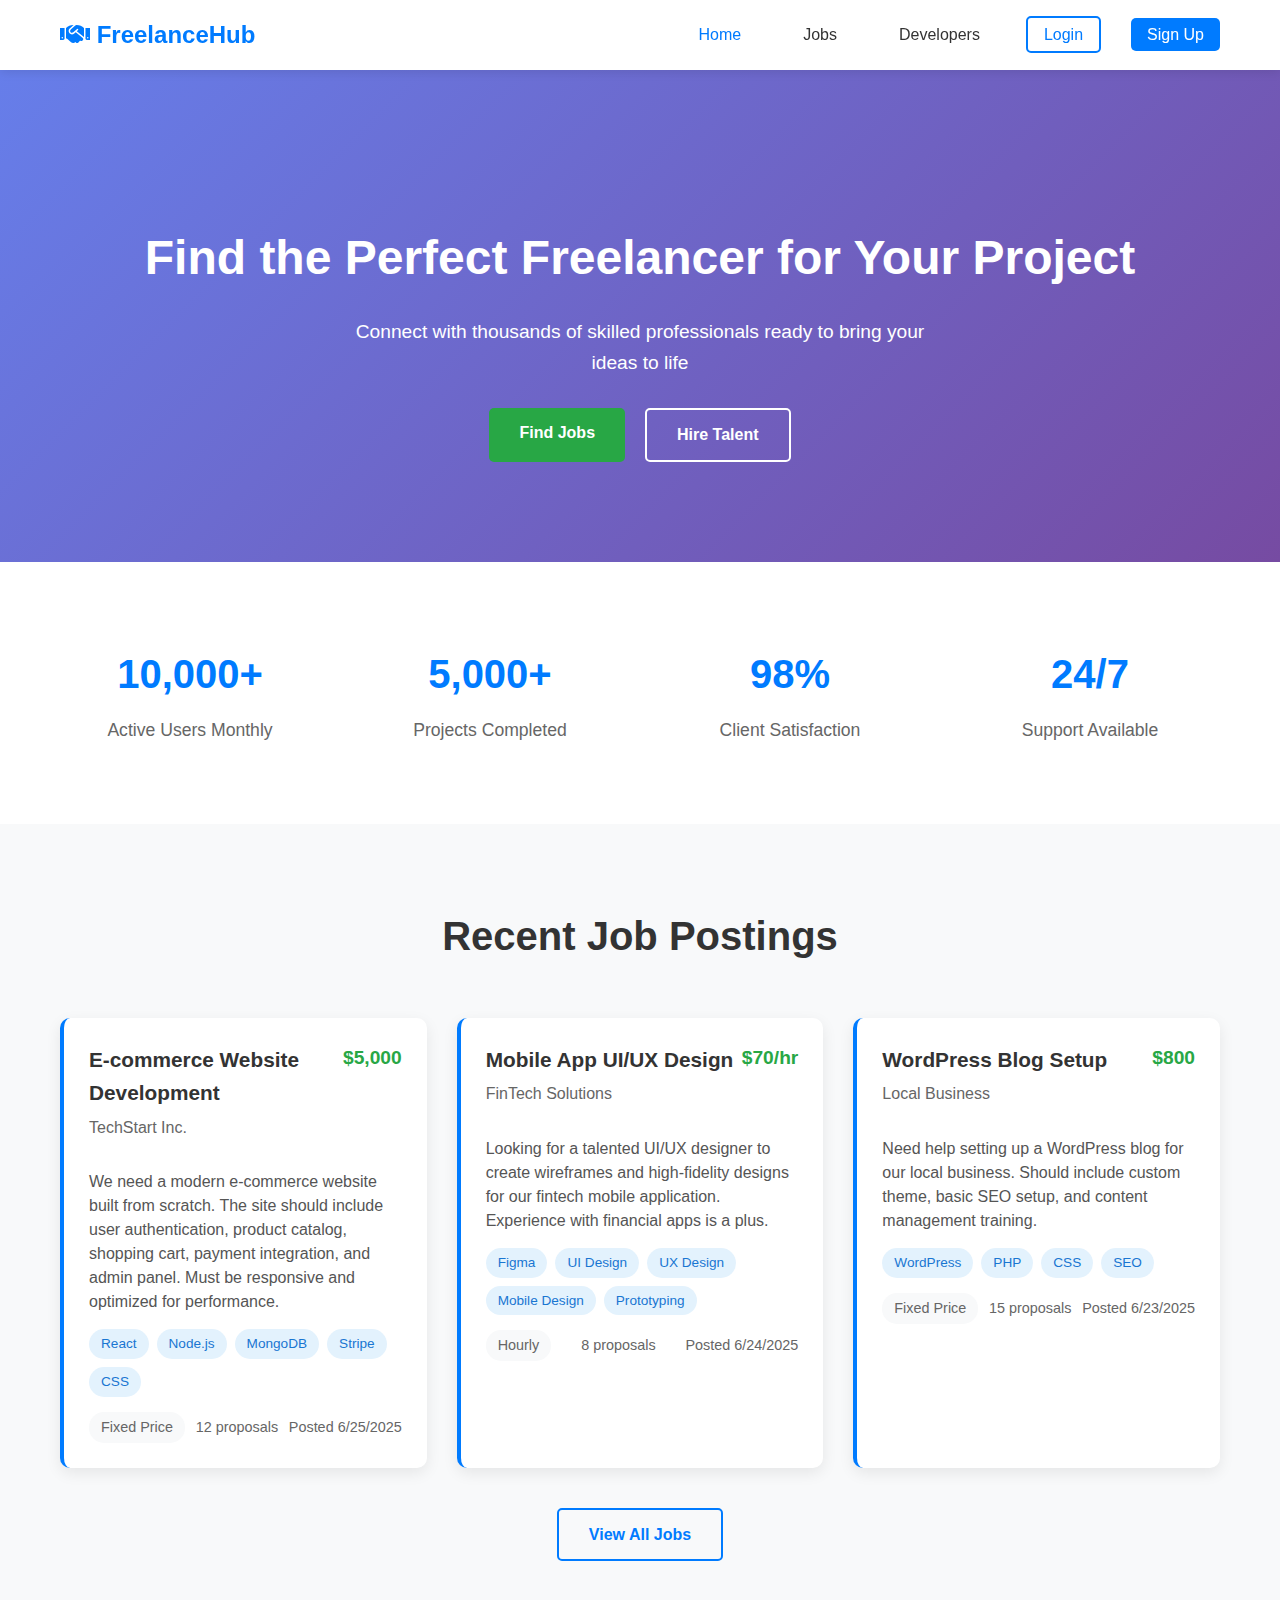
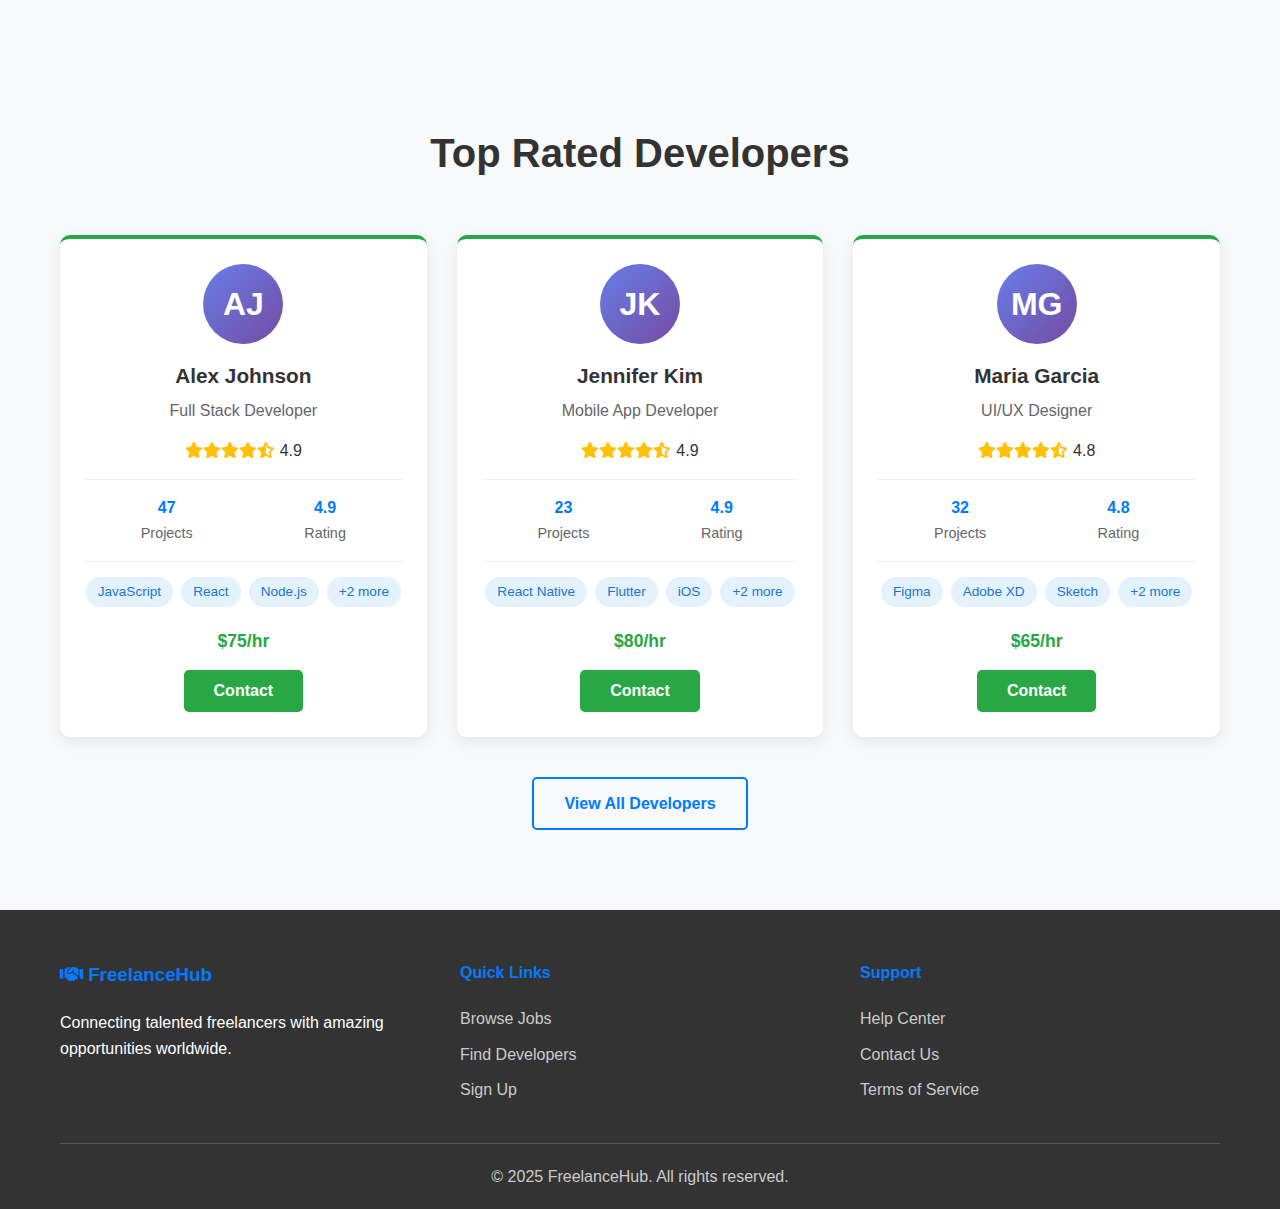
<file: index.html>
<!DOCTYPE html>
<html lang="en">
<head>
    <meta charset="UTF-8">
    <meta name="viewport" content="width=device-width, initial-scale=1.0">
    <title>FreelanceHub - Find Your Perfect Match</title>
    <link rel="stylesheet" href="css/style.css">
    <link href="https://cdnjs.cloudflare.com/ajax/libs/font-awesome/6.0.0/css/all.min.css" rel="stylesheet">
</head>
<body>
    <!-- Navigation -->
    <nav class="navbar">
        <div class="nav-container">
            <div class="nav-logo">
                <h2><i class="fas fa-handshake"></i> FreelanceHub</h2>
            </div>
            <ul class="nav-menu">
                <li><a href="index.html" class="nav-link active">Home</a></li>
                <li><a href="jobs.html" class="nav-link">Jobs</a></li>
                <li><a href="developers.html" class="nav-link">Developers</a></li>
                <li><a href="login.html" class="nav-link login-btn">Login</a></li>
                <li><a href="signup.html" class="nav-link signup-btn">Sign Up</a></li>
            </ul>
            <div class="hamburger">
                <span></span>
                <span></span>
                <span></span>
            </div>
        </div>
    </nav>

    <!-- Hero Section -->
    <section class="hero">
        <div class="hero-content">
            <h1>Find the Perfect Freelancer for Your Project</h1>
            <p>Connect with thousands of skilled professionals ready to bring your ideas to life</p>
            <div class="hero-buttons">
                <a href="jobs.html" class="btn btn-primary">Find Jobs</a>
                <a href="developers.html" class="btn btn-secondary">Hire Talent</a>
            </div>
        </div>
    </section>

    <!-- Stats Section -->
    <section class="stats">
        <div class="container">
            <div class="stats-grid">
                <div class="stat-item">
                    <h3>10,000+</h3>
                    <p>Active Users Monthly</p>
                </div>
                <div class="stat-item">
                    <h3>5,000+</h3>
                    <p>Projects Completed</p>
                </div>
                <div class="stat-item">
                    <h3>98%</h3>
                    <p>Client Satisfaction</p>
                </div>
                <div class="stat-item">
                    <h3>24/7</h3>
                    <p>Support Available</p>
                </div>
            </div>
        </div>
    </section>

    <!-- Recent Jobs Section -->
    <section class="recent-jobs">
        <div class="container">
            <h2>Recent Job Postings</h2>
            <div class="jobs-grid" id="homeJobsGrid">
                <!-- Jobs will be loaded here by JavaScript -->
            </div>
            <div class="section-footer">
                <a href="jobs.html" class="btn btn-outline">View All Jobs</a>
            </div>
        </div>
    </section>

    <!-- Top Developers Section -->
    <section class="top-developers">
        <div class="container">
            <h2>Top Rated Developers</h2>
            <div class="developers-grid" id="homeDevelopersGrid">
                <!-- Developers will be loaded here by JavaScript -->
            </div>
            <div class="section-footer">
                <a href="developers.html" class="btn btn-outline">View All Developers</a>
            </div>
        </div>
    </section>

    <!-- Footer -->
    <footer class="footer">
        <div class="container">
            <div class="footer-content">
                <div class="footer-section">
                    <h3><i class="fas fa-handshake"></i> FreelanceHub</h3>
                    <p>Connecting talented freelancers with amazing opportunities worldwide.</p>
                </div>
                <div class="footer-section">
                    <h4>Quick Links</h4>
                    <ul>
                        <li><a href="jobs.html">Browse Jobs</a></li>
                        <li><a href="developers.html">Find Developers</a></li>
                        <li><a href="signup.html">Sign Up</a></li>
                    </ul>
                </div>
                <div class="footer-section">
                    <h4>Support</h4>
                    <ul>
                        <li><a href="#">Help Center</a></li>
                        <li><a href="#">Contact Us</a></li>
                        <li><a href="#">Terms of Service</a></li>
                    </ul>
                </div>
            </div>
            <div class="footer-bottom">
                <p>&copy; 2025 FreelanceHub. All rights reserved.</p>
            </div>
        </div>
    </footer>

    <script src="test_data/data.js"></script>
    <script src="js/main.js"></script>
</body>
</html>
</file>
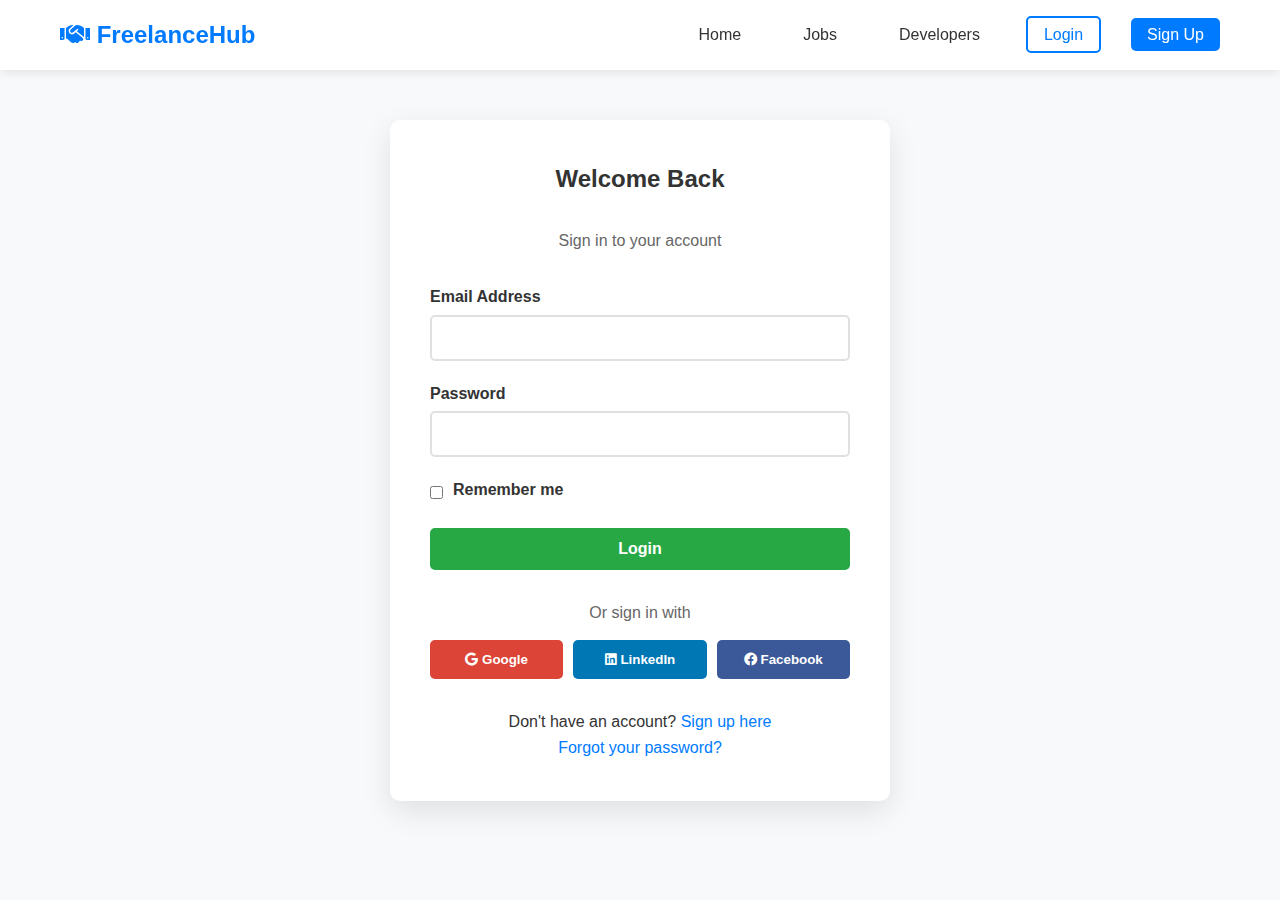
<file: chat.html>
<!DOCTYPE html>
<html lang="en">
<head>
    <meta charset="UTF-8">
    <meta name="viewport" content="width=device-width, initial-scale=1.0">
    <title>Messages - FreelanceHub</title>
    <link rel="stylesheet" href="css/style.css">
    <link href="https://cdnjs.cloudflare.com/ajax/libs/font-awesome/6.0.0/css/all.min.css" rel="stylesheet">
</head>
<body>
    <!-- Navigation -->
    <nav class="navbar">
        <div class="nav-container">
            <div class="nav-logo">
                <h2><i class="fas fa-handshake"></i> FreelanceHub</h2>
            </div>
            <ul class="nav-menu">
                <li><a href="index.html" class="nav-link">Home</a></li>
                <li><a href="jobs.html" class="nav-link">Jobs</a></li>
                <li><a href="developers.html" class="nav-link">Developers</a></li>
                <li><a href="chat.html" class="nav-link active">Messages</a></li>
                <li><a href="profile.html" class="nav-link">Profile</a></li>
                <li><a href="#" class="nav-link" onclick="logout()">Logout</a></li>
            </ul>
            <div class="hamburger">
                <span></span>
                <span></span>
                <span></span>
            </div>
        </div>
    </nav>

    <!-- Chat Interface -->
    <div class="container" style="margin-top: 90px;">
        <div style="display: grid; grid-template-columns: 300px 1fr; gap: 20px; height: 600px;">
            
            <!-- Chat Contacts Sidebar -->
            <div style="background: white; border-radius: 10px; box-shadow: 0 5px 15px rgba(0,0,0,0.08); overflow: hidden;">
                <div style="padding: 20px; border-bottom: 1px solid #eee; background: #f8f9fa;">
                    <h3 style="margin: 0; color: #333;">
                        <i class="fas fa-comments"></i> Messages
                    </h3>
                </div>
                <div id="chatContacts" style="padding: 10px; max-height: 530px; overflow-y: auto;">
                    <!-- Contacts will be loaded here -->
                </div>
            </div>
            
            <!-- Chat Area -->
            <div class="chat-container" style="margin: 0; height: 600px;">
                <div class="chat-header">
                    <div class="chat-avatar">?</div>
                    <div>
                        <h3>Select a contact to start chatting</h3>
                        <p>Choose someone from your contacts to begin a conversation</p>
                    </div>
                </div>
                
                <div class="chat-messages">
                    <div style="text-align: center; padding: 50px; color: #666;">
                        <i class="fas fa-comments" style="font-size: 3rem; margin-bottom: 20px; opacity: 0.3;"></i>
                        <p>No conversation selected</p>
                        <p>Select a contact from the left to start messaging</p>
                    </div>
                </div>
                
                <div class="chat-input">
                    <input type="text" id="chatInput" placeholder="Type your message..." disabled>
                    <button id="sendMessage" disabled>
                        <i class="fas fa-paper-plane"></i>
                    </button>
                </div>
            </div>
        </div>
    </div>

    <script src="test_data/data.js"></script>
    <script src="js/main.js"></script>
    
    <style>
        .chat-contact {
            display: flex;
            align-items: center;
            gap: 15px;
            padding: 15px;
            cursor: pointer;
            border-radius: 8px;
            margin-bottom: 5px;
            transition: background-color 0.3s;
        }
        
        .chat-contact:hover {
            background-color: #f8f9fa;
        }
        
        .chat-contact.active {
            background-color: #e3f2fd;
        }
        
        .chat-contact .chat-avatar {
            width: 45px;
            height: 45px;
            border-radius: 50%;
            background: linear-gradient(135deg, #667eea 0%, #764ba2 100%);
            display: flex;
            align-items: center;
            justify-content: center;
            color: white;
            font-weight: bold;
            font-size: 1rem;
        }
        
        .chat-contact .chat-info h4 {
            margin: 0 0 5px 0;
            color: #333;
            font-size: 1rem;
        }
        
        .chat-contact .chat-info p {
            margin: 0;
            color: #666;
            font-size: 0.9rem;
        }
        
        @media (max-width: 768px) {
            .container > div {
                grid-template-columns: 1fr;
                height: auto;
            }
            
            .container > div > div:first-child {
                height: 200px;
            }
            
            .chat-container {
                height: 500px;
            }
        }
    </style>
</body>
</html>
</file>
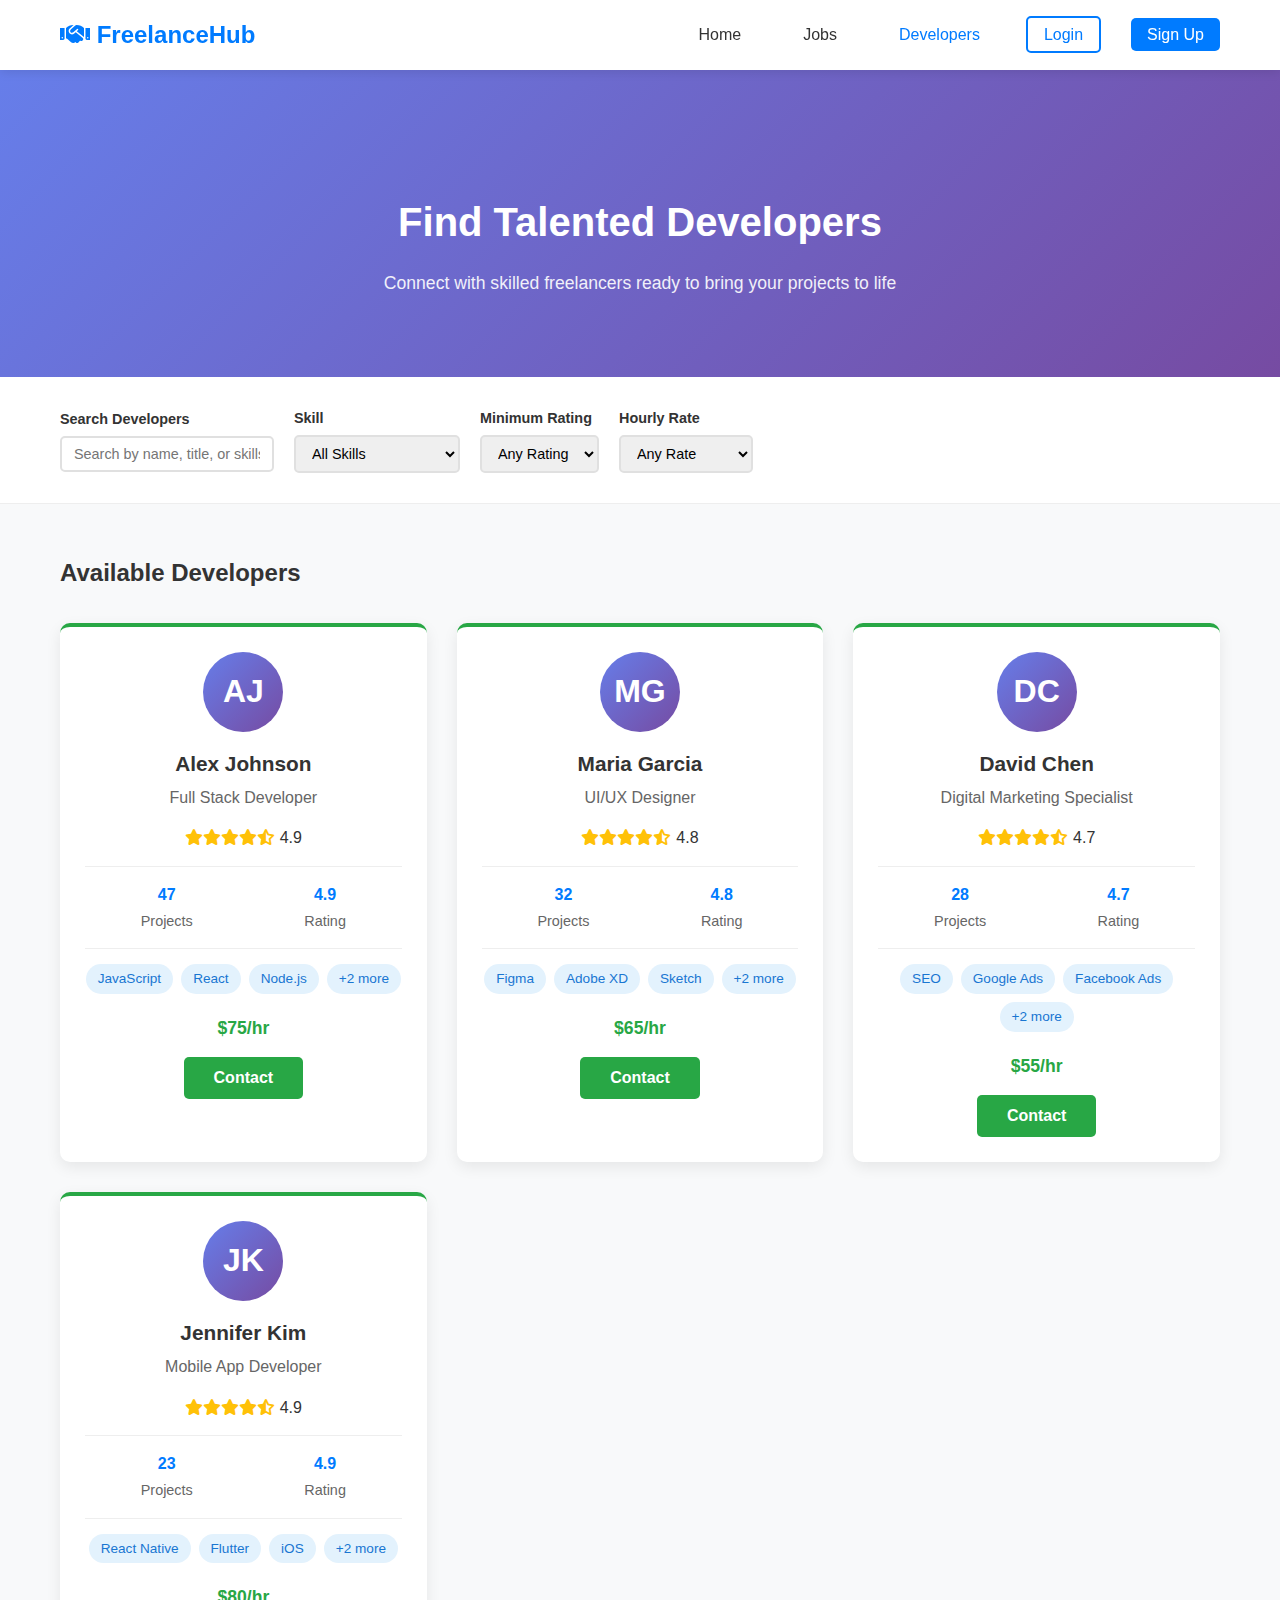
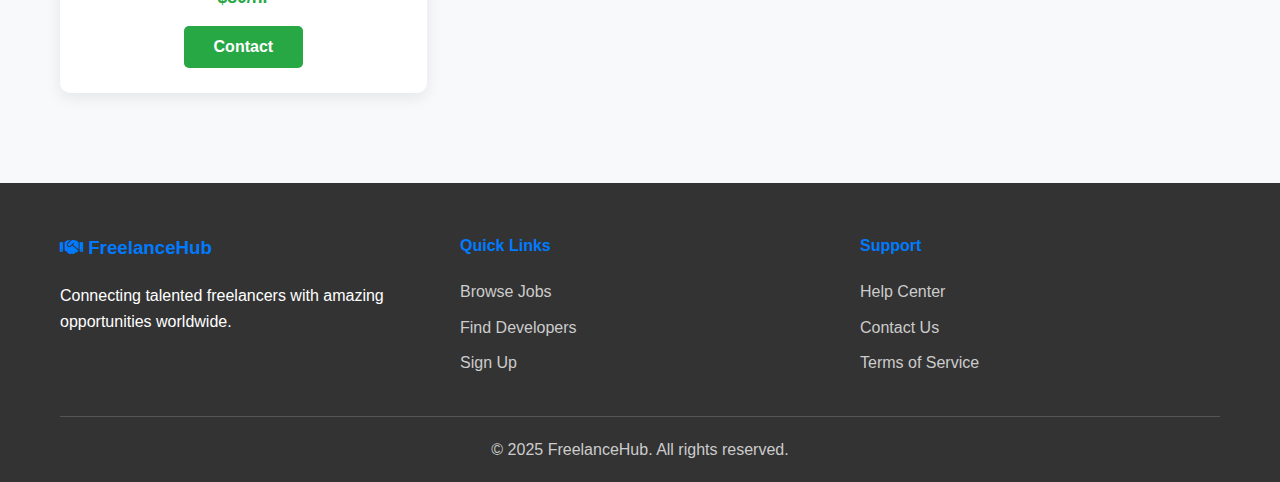
<file: developers.html>
<!DOCTYPE html>
<html lang="en">
<head>
    <meta charset="UTF-8">
    <meta name="viewport" content="width=device-width, initial-scale=1.0">
    <title>Find Developers - FreelanceHub</title>
    <link rel="stylesheet" href="css/style.css">
    <link href="https://cdnjs.cloudflare.com/ajax/libs/font-awesome/6.0.0/css/all.min.css" rel="stylesheet">
</head>
<body>
    <!-- Navigation -->
    <nav class="navbar">
        <div class="nav-container">
            <div class="nav-logo">
                <h2><i class="fas fa-handshake"></i> FreelanceHub</h2>
            </div>
            <ul class="nav-menu">
                <li><a href="index.html" class="nav-link">Home</a></li>
                <li><a href="jobs.html" class="nav-link">Jobs</a></li>
                <li><a href="developers.html" class="nav-link active">Developers</a></li>
                <li><a href="login.html" class="nav-link login-btn">Login</a></li>
                <li><a href="signup.html" class="nav-link signup-btn">Sign Up</a></li>
            </ul>
            <div class="hamburger">
                <span></span>
                <span></span>
                <span></span>
            </div>
        </div>
    </nav>

    <!-- Page Header -->
    <section class="page-header">
        <div class="container">
            <h1>Find Talented Developers</h1>
            <p>Connect with skilled freelancers ready to bring your projects to life</p>
        </div>
    </section>

    <!-- Filters -->
    <section class="filters">
        <div class="container">
            <div class="filter-row">
                <div class="filter-group">
                    <label for="searchInput">Search Developers</label>
                    <input type="text" id="searchInput" placeholder="Search by name, title, or skills">
                </div>
                
                <div class="filter-group">
                    <label for="skillFilter">Skill</label>
                    <select id="skillFilter">
                        <!-- Options will be populated by JavaScript -->
                    </select>
                </div>
                
                <div class="filter-group">
                    <label for="ratingFilter">Minimum Rating</label>
                    <select id="ratingFilter">
                        <option value="">Any Rating</option>
                        <option value="4.5">4.5+ Stars</option>
                        <option value="4.0">4.0+ Stars</option>
                        <option value="3.5">3.5+ Stars</option>
                        <option value="3.0">3.0+ Stars</option>
                    </select>
                </div>
                
                <div class="filter-group">
                    <label for="hourlyRateFilter">Hourly Rate</label>
                    <select id="hourlyRateFilter">
                        <option value="">Any Rate</option>
                        <option value="under-50">Under $50/hr</option>
                        <option value="50-100">$50 - $100/hr</option>
                        <option value="over-100">Over $100/hr</option>
                    </select>
                </div>
            </div>
        </div>
    </section>

    <!-- Developers Content -->
    <section class="content-area">
        <div class="container">
            <div class="developers-header" style="margin-bottom: 30px;">
                <h2>Available Developers</h2>
            </div>
            
            <div class="developers-grid" id="developersGrid">
                <!-- Developers will be loaded here by JavaScript -->
            </div>
        </div>
    </section>

    <!-- Footer -->
    <footer class="footer">
        <div class="container">
            <div class="footer-content">
                <div class="footer-section">
                    <h3><i class="fas fa-handshake"></i> FreelanceHub</h3>
                    <p>Connecting talented freelancers with amazing opportunities worldwide.</p>
                </div>
                <div class="footer-section">
                    <h4>Quick Links</h4>
                    <ul>
                        <li><a href="jobs.html">Browse Jobs</a></li>
                        <li><a href="developers.html">Find Developers</a></li>
                        <li><a href="signup.html">Sign Up</a></li>
                    </ul>
                </div>
                <div class="footer-section">
                    <h4>Support</h4>
                    <ul>
                        <li><a href="#">Help Center</a></li>
                        <li><a href="#">Contact Us</a></li>
                        <li><a href="#">Terms of Service</a></li>
                    </ul>
                </div>
            </div>
            <div class="footer-bottom">
                <p>&copy; 2025 FreelanceHub. All rights reserved.</p>
            </div>
        </div>
    </footer>

    <script src="test_data/data.js"></script>
    <script src="js/main.js"></script>
</body>
</html>
</file>
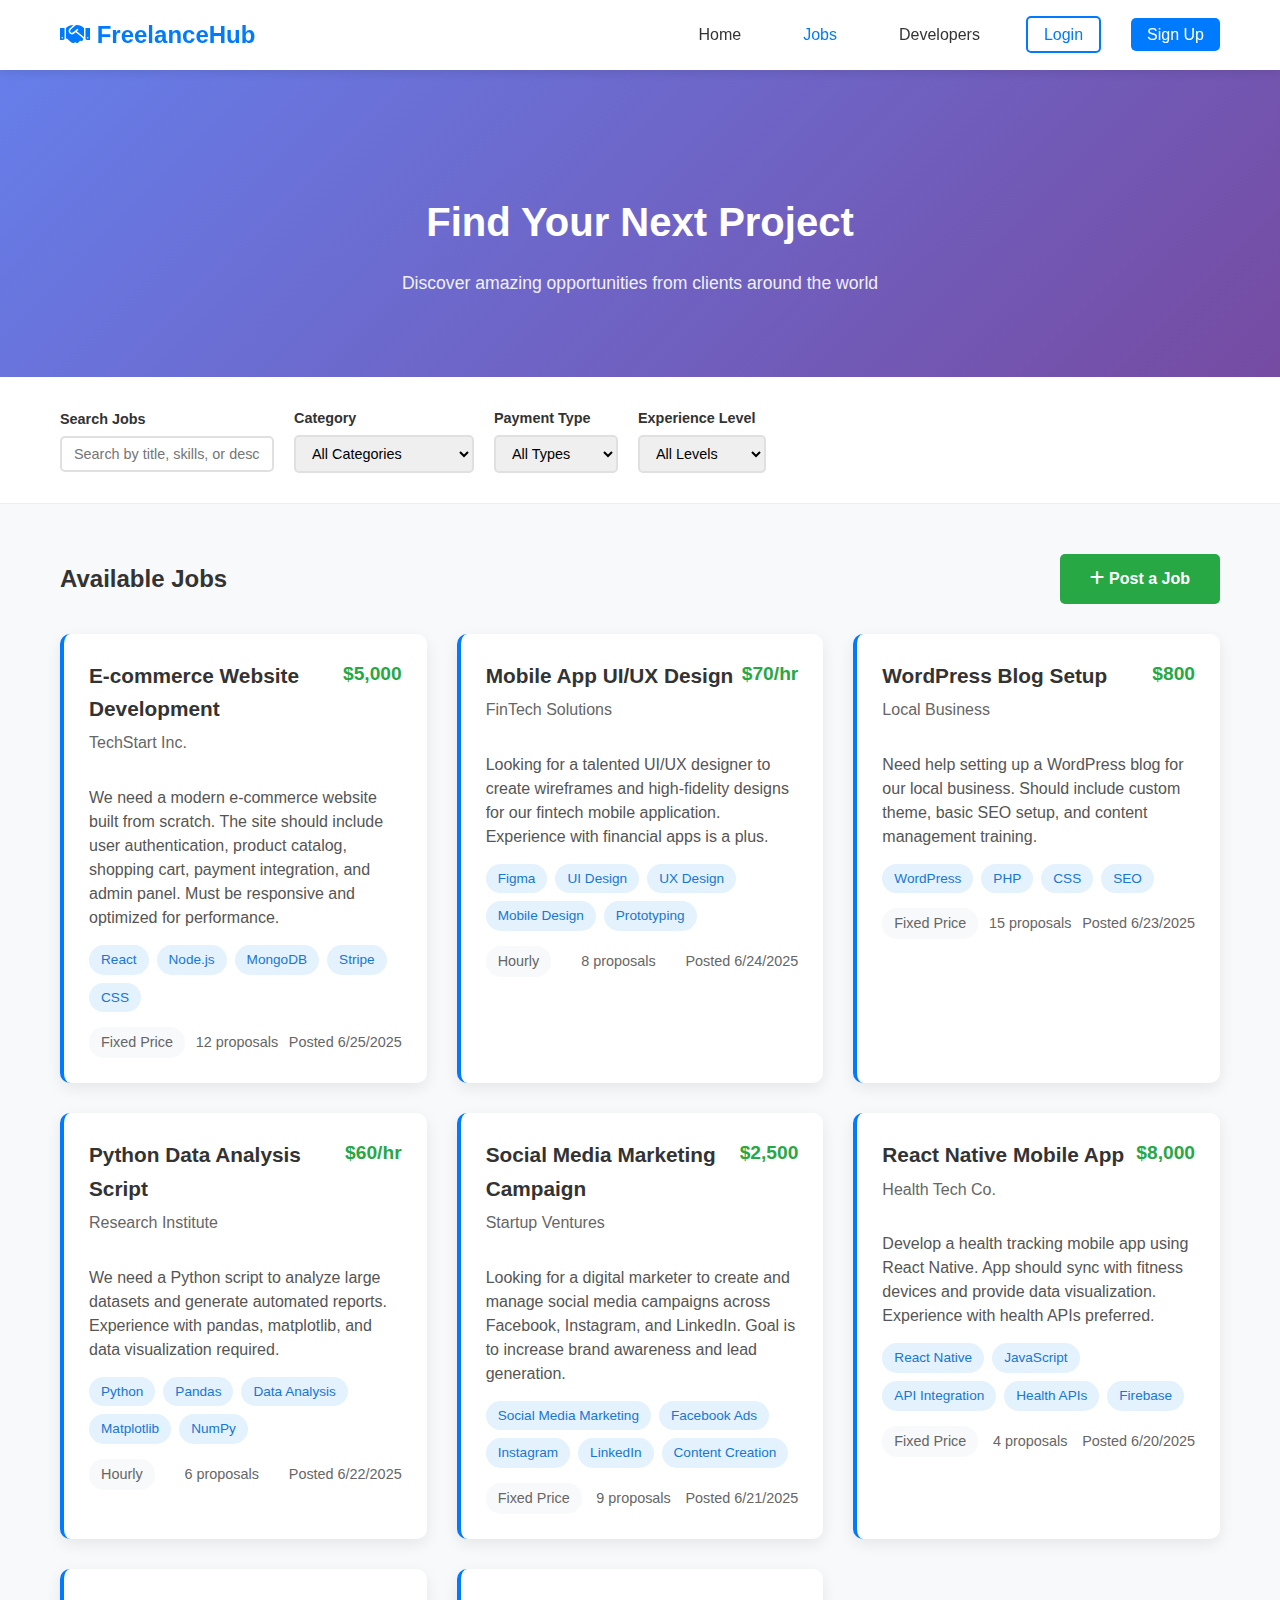
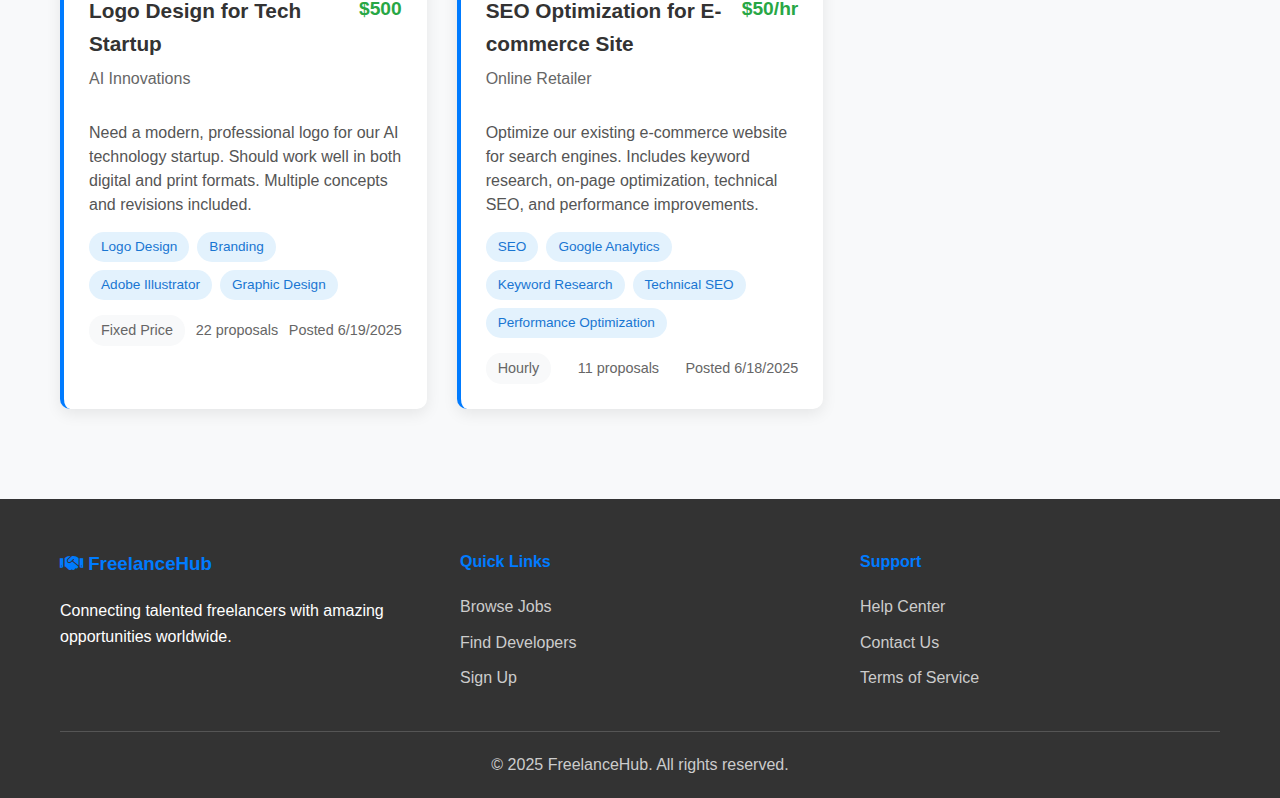
<file: jobs.html>
<!DOCTYPE html>
<html lang="en">
<head>
    <meta charset="UTF-8">
    <meta name="viewport" content="width=device-width, initial-scale=1.0">
    <title>Browse Jobs - FreelanceHub</title>
    <link rel="stylesheet" href="css/style.css">
    <link href="https://cdnjs.cloudflare.com/ajax/libs/font-awesome/6.0.0/css/all.min.css" rel="stylesheet">
</head>
<body>
    <!-- Navigation -->
    <nav class="navbar">
        <div class="nav-container">
            <div class="nav-logo">
                <h2><i class="fas fa-handshake"></i> FreelanceHub</h2>
            </div>
            <ul class="nav-menu">
                <li><a href="index.html" class="nav-link">Home</a></li>
                <li><a href="jobs.html" class="nav-link active">Jobs</a></li>
                <li><a href="developers.html" class="nav-link">Developers</a></li>
                <li><a href="login.html" class="nav-link login-btn">Login</a></li>
                <li><a href="signup.html" class="nav-link signup-btn">Sign Up</a></li>
            </ul>
            <div class="hamburger">
                <span></span>
                <span></span>
                <span></span>
            </div>
        </div>
    </nav>

    <!-- Page Header -->
    <section class="page-header">
        <div class="container">
            <h1>Find Your Next Project</h1>
            <p>Discover amazing opportunities from clients around the world</p>
        </div>
    </section>

    <!-- Filters -->
    <section class="filters">
        <div class="container">
            <div class="filter-row">
                <div class="filter-group">
                    <label for="searchInput">Search Jobs</label>
                    <input type="text" id="searchInput" placeholder="Search by title, skills, or description">
                </div>
                
                <div class="filter-group">
                    <label for="categoryFilter">Category</label>
                    <select id="categoryFilter">
                        <option value="">All Categories</option>
                        <option value="Web Development">Web Development</option>
                        <option value="Mobile Development">Mobile Development</option>
                        <option value="Design">Design</option>
                        <option value="Marketing">Marketing</option>
                        <option value="Data Science">Data Science</option>
                        <option value="Writing">Writing</option>
                        <option value="Video & Animation">Video & Animation</option>
                    </select>
                </div>
                
                <div class="filter-group">
                    <label for="paymentFilter">Payment Type</label>
                    <select id="paymentFilter">
                        <option value="">All Types</option>
                        <option value="project">Fixed Price</option>
                        <option value="hourly">Hourly Rate</option>
                    </select>
                </div>
                
                <div class="filter-group">
                    <label for="experienceFilter">Experience Level</label>
                    <select id="experienceFilter">
                        <option value="">All Levels</option>
                        <option value="Beginner">Beginner</option>
                        <option value="Intermediate">Intermediate</option>
                        <option value="Expert">Expert</option>
                    </select>
                </div>
            </div>
        </div>
    </section>

    <!-- Jobs Content -->
    <section class="content-area">
        <div class="container">
            <div class="jobs-header" style="display: flex; justify-content: space-between; align-items: center; margin-bottom: 30px;">
                <h2>Available Jobs</h2>
                <a href="post-job.html" class="btn btn-primary">
                    <i class="fas fa-plus"></i> Post a Job
                </a>
            </div>
            
            <div class="jobs-grid" id="jobsGrid">
                <!-- Jobs will be loaded here by JavaScript -->
            </div>
        </div>
    </section>

    <!-- Footer -->
    <footer class="footer">
        <div class="container">
            <div class="footer-content">
                <div class="footer-section">
                    <h3><i class="fas fa-handshake"></i> FreelanceHub</h3>
                    <p>Connecting talented freelancers with amazing opportunities worldwide.</p>
                </div>
                <div class="footer-section">
                    <h4>Quick Links</h4>
                    <ul>
                        <li><a href="jobs.html">Browse Jobs</a></li>
                        <li><a href="developers.html">Find Developers</a></li>
                        <li><a href="signup.html">Sign Up</a></li>
                    </ul>
                </div>
                <div class="footer-section">
                    <h4>Support</h4>
                    <ul>
                        <li><a href="#">Help Center</a></li>
                        <li><a href="#">Contact Us</a></li>
                        <li><a href="#">Terms of Service</a></li>
                    </ul>
                </div>
            </div>
            <div class="footer-bottom">
                <p>&copy; 2025 FreelanceHub. All rights reserved.</p>
            </div>
        </div>
    </footer>

    <script src="test_data/data.js"></script>
    <script src="js/main.js"></script>
</body>
</html>
</file>
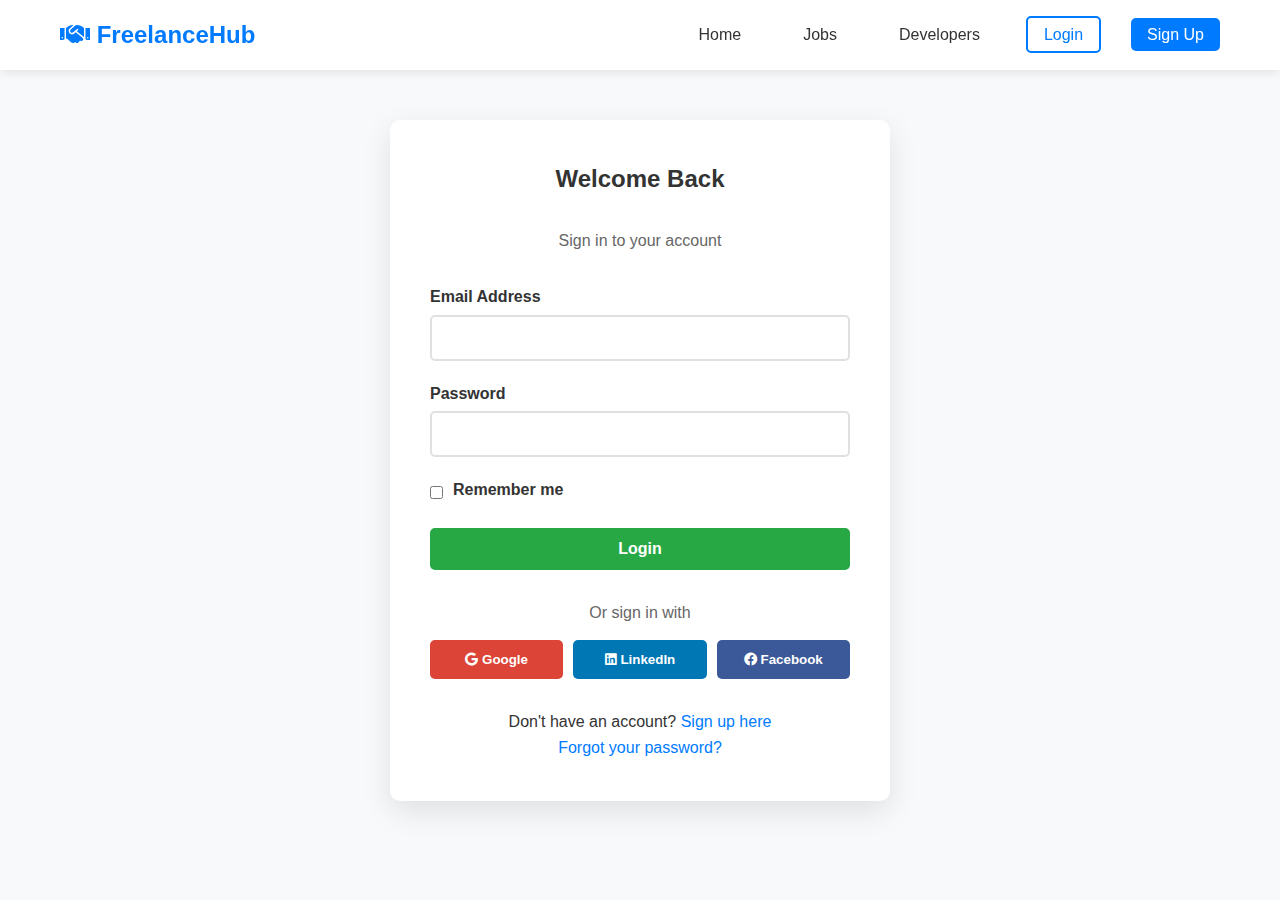
<file: login.html>
<!DOCTYPE html>
<html lang="en">
<head>
    <meta charset="UTF-8">
    <meta name="viewport" content="width=device-width, initial-scale=1.0">
    <title>Login - FreelanceHub</title>
    <link rel="stylesheet" href="css/style.css">
    <link href="https://cdnjs.cloudflare.com/ajax/libs/font-awesome/6.0.0/css/all.min.css" rel="stylesheet">
</head>
<body>
    <!-- Navigation -->
    <nav class="navbar">
        <div class="nav-container">
            <div class="nav-logo">
                <h2><i class="fas fa-handshake"></i> FreelanceHub</h2>
            </div>
            <ul class="nav-menu">
                <li><a href="index.html" class="nav-link">Home</a></li>
                <li><a href="jobs.html" class="nav-link">Jobs</a></li>
                <li><a href="developers.html" class="nav-link">Developers</a></li>
                <li><a href="login.html" class="nav-link login-btn active">Login</a></li>
                <li><a href="signup.html" class="nav-link signup-btn">Sign Up</a></li>
            </ul>
            <div class="hamburger">
                <span></span>
                <span></span>
                <span></span>
            </div>
        </div>
    </nav>

    <!-- Login Form -->
    <div class="form-container">
        <h2>Welcome Back</h2>
        <p style="text-align: center; color: #666; margin-bottom: 30px;">Sign in to your account</p>
        
        <form id="loginForm">
            <div class="form-group">
                <label for="email">Email Address</label>
                <input type="email" id="email" name="email" required>
            </div>
            
            <div class="form-group">
                <label for="password">Password</label>
                <input type="password" id="password" name="password" required>
            </div>
            
            <div class="form-group">
                <div class="checkbox-group">
                    <input type="checkbox" id="remember" name="remember">
                    <label for="remember">Remember me</label>
                </div>
            </div>
            
            <button type="submit" class="btn btn-primary" style="width: 100%;">Login</button>
        </form>
        
        <div class="social-login">
            <p>Or sign in with</p>
            <div class="social-buttons">
                <button class="social-btn google">
                    <i class="fab fa-google"></i> Google
                </button>
                <button class="social-btn linkedin">
                    <i class="fab fa-linkedin"></i> LinkedIn
                </button>
                <button class="social-btn facebook">
                    <i class="fab fa-facebook"></i> Facebook
                </button>
            </div>
        </div>
        
        <div class="form-footer">
            <p>Don't have an account? <a href="signup.html">Sign up here</a></p>
            <p><a href="#">Forgot your password?</a></p>
        </div>
    </div>

    <script src="test_data/data.js"></script>
    <script src="js/main.js"></script>
</body>
</html>
</file>
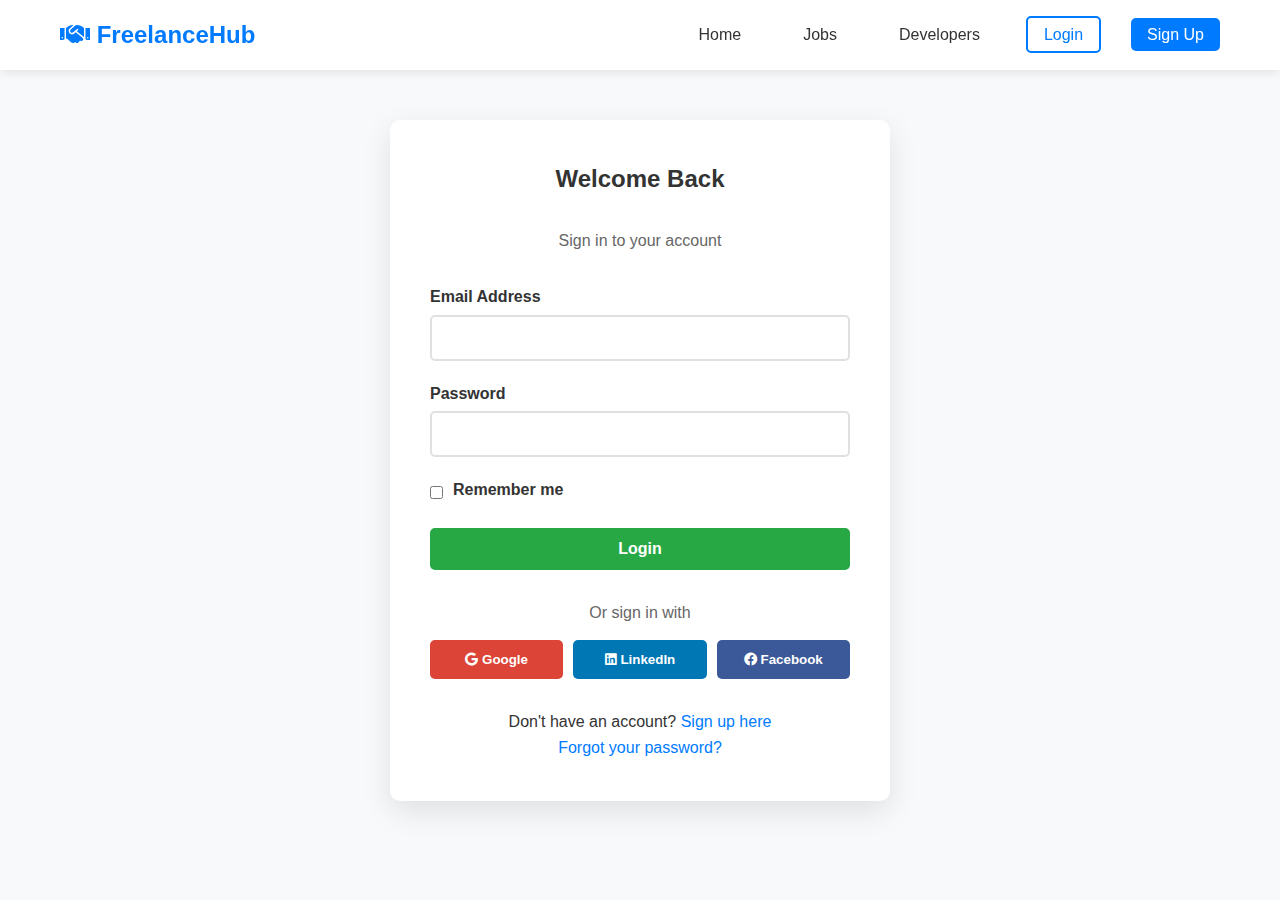
<file: post-job.html>
<!DOCTYPE html>
<html lang="en">
<head>
    <meta charset="UTF-8">
    <meta name="viewport" content="width=device-width, initial-scale=1.0">
    <title>Post a Job - FreelanceHub</title>
    <link rel="stylesheet" href="css/style.css">
    <link href="https://cdnjs.cloudflare.com/ajax/libs/font-awesome/6.0.0/css/all.min.css" rel="stylesheet">
</head>
<body>
    <!-- Navigation -->
    <nav class="navbar">
        <div class="nav-container">
            <div class="nav-logo">
                <h2><i class="fas fa-handshake"></i> FreelanceHub</h2>
            </div>
            <ul class="nav-menu">
                <li><a href="index.html" class="nav-link">Home</a></li>
                <li><a href="jobs.html" class="nav-link">Jobs</a></li>
                <li><a href="developers.html" class="nav-link">Developers</a></li>
                <li><a href="chat.html" class="nav-link">Messages</a></li>
                <li><a href="profile.html" class="nav-link">Profile</a></li>
                <li><a href="#" class="nav-link" onclick="logout()">Logout</a></li>
            </ul>
            <div class="hamburger">
                <span></span>
                <span></span>
                <span></span>
            </div>
        </div>
    </nav>

    <!-- Job Post Form -->
    <div class="job-post-container">
        <h2><i class="fas fa-plus-circle"></i> Post a New Job</h2>
        <p style="text-align: center; color: #666; margin-bottom: 30px;">Find the perfect freelancer for your project</p>
        
        <form id="jobForm">
            <div class="form-group">
                <label for="title">Job Title</label>
                <input type="text" id="title" name="title" required placeholder="e.g., Build a responsive e-commerce website">
            </div>
            
            <div class="form-group">
                <label for="category">Category</label>
                <select id="category" name="category" required>
                    <option value="">Select a category</option>
                    <option value="Web Development">Web Development</option>
                    <option value="Mobile Development">Mobile Development</option>
                    <option value="Design">Design</option>
                    <option value="Marketing">Marketing</option>
                    <option value="Data Science">Data Science</option>
                    <option value="Writing">Writing</option>
                    <option value="Video & Animation">Video & Animation</option>
                </select>
            </div>
            
            <div class="form-group">
                <label for="description">Job Description</label>
                <textarea id="description" name="description" required rows="5" 
                    placeholder="Describe your project in detail. Include requirements, deliverables, and any specific preferences."></textarea>
            </div>
            
            <div class="form-group">
                <label for="jobSkills">Required Skills (press Enter or comma to add)</label>
                <input type="text" id="jobSkills" name="skills" placeholder="e.g., JavaScript, React, Node.js">
                <small style="color: #666;">Add skills that are essential for this job</small>
            </div>
            
            <div class="form-group">
                <label>How would you like to pay?</label>
                <div class="pricing-options">
                    <div class="pricing-option" data-type="project">
                        <h4><i class="fas fa-project-diagram"></i> Fixed Price</h4>
                        <p>Pay a fixed amount for the entire project</p>
                    </div>
                    <div class="pricing-option" data-type="hourly">
                        <h4><i class="fas fa-clock"></i> Hourly Rate</h4>
                        <p>Pay an hourly rate for time worked</p>
                    </div>
                </div>
                <input type="hidden" id="paymentType" name="paymentType" required>
            </div>
            
            <div class="form-group" id="budgetGroup" style="display: none;">
                <label for="budget">Project Budget ($)</label>
                <input type="number" id="budget" name="budget" min="50" placeholder="e.g., 5000">
            </div>
            
            <div class="form-group" id="hourlyGroup" style="display: none;">
                <label for="hourlyRate">Hourly Rate ($)</label>
                <input type="number" id="hourlyRate" name="hourlyRate" min="5" placeholder="e.g., 75">
            </div>
            
            <div class="form-group">
                <label for="duration">Project Duration</label>
                <select id="duration" name="duration" required>
                    <option value="">Select duration</option>
                    <option value="Less than 1 week">Less than 1 week</option>
                    <option value="1-2 weeks">1-2 weeks</option>
                    <option value="2-4 weeks">2-4 weeks</option>
                    <option value="1-2 months">1-2 months</option>
                    <option value="2-3 months">2-3 months</option>
                    <option value="3-6 months">3-6 months</option>
                    <option value="More than 6 months">More than 6 months</option>
                </select>
            </div>
            
            <div class="form-group">
                <label for="experienceLevel">Experience Level Required</label>
                <select id="experienceLevel" name="experienceLevel" required>
                    <option value="">Select experience level</option>
                    <option value="Beginner">Beginner - Good for simple tasks</option>
                    <option value="Intermediate">Intermediate - Moderate complexity</option>
                    <option value="Expert">Expert - High complexity projects</option>
                </select>
            </div>
            
            <div class="form-group">
                <label for="deadline">Project Deadline</label>
                <input type="date" id="deadline" name="deadline" required>
            </div>
            
            <div class="form-group">
                <label for="location">Location Preference</label>
                <select id="location" name="location">
                    <option value="Remote">Remote (Anywhere)</option>
                    <option value="United States">United States</option>
                    <option value="Canada">Canada</option>
                    <option value="United Kingdom">United Kingdom</option>
                    <option value="Europe">Europe</option>
                    <option value="Asia">Asia</option>
                    <option value="Australia">Australia</option>
                </select>
            </div>
            
            <button type="submit" class="btn btn-primary" style="width: 100%;">
                <i class="fas fa-rocket"></i> Post Job
            </button>
        </form>
        
        <div style="background: #f8f9fa; padding: 20px; border-radius: 8px; margin-top: 30px; border-left: 4px solid #28a745;">
            <h4 style="margin-bottom: 15px; color: #28a745;">
                <i class="fas fa-lightbulb"></i> Tips for a Great Job Post
            </h4>
            <ul style="color: #666; margin: 0; padding-left: 20px;">
                <li>Be specific about your requirements and expectations</li>
                <li>Include examples or references when possible</li>
                <li>Set a realistic budget and timeline</li>
                <li>List all the skills and technologies needed</li>
                <li>Describe your ideal freelancer's experience level</li>
            </ul>
        </div>
    </div>

    <script src="test_data/data.js"></script>
    <script src="js/main.js"></script>
    
    <script>
        // Set minimum date to today
        document.addEventListener('DOMContentLoaded', function() {
            const deadlineInput = document.getElementById('deadline');
            const today = new Date().toISOString().split('T')[0];
            deadlineInput.setAttribute('min', today);
        });
    </script>
</body>
</html>
</file>
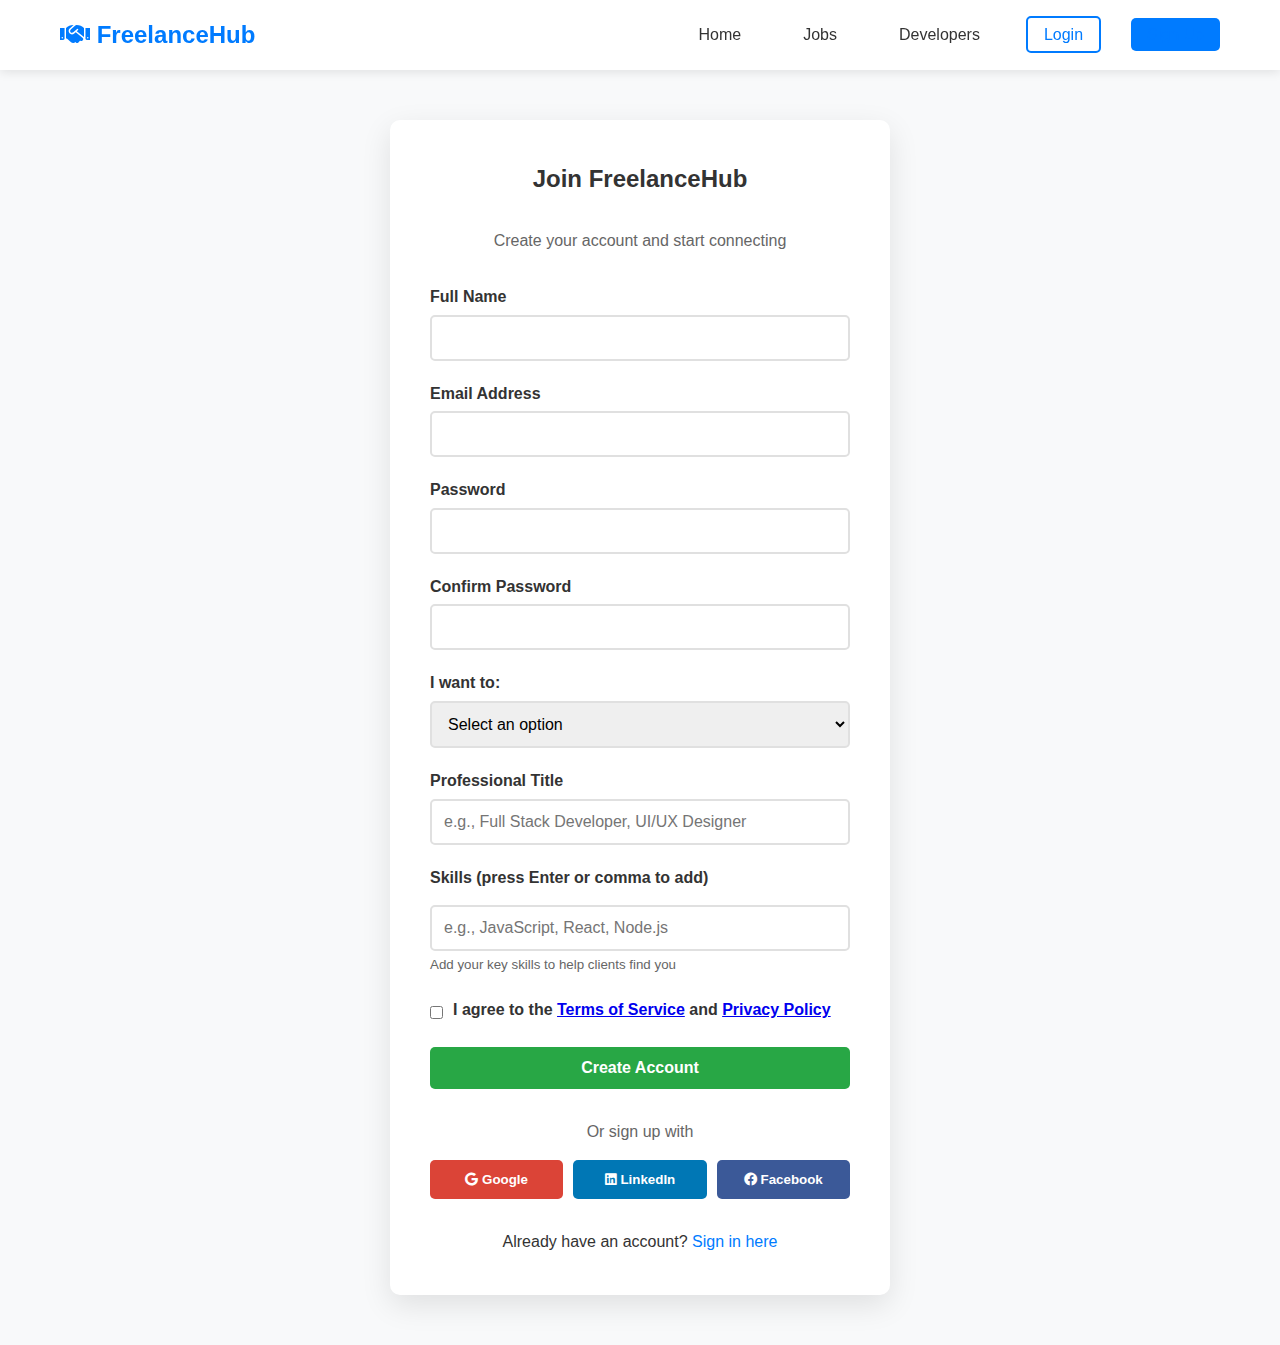
<file: signup.html>
<!DOCTYPE html>
<html lang="en">
<head>
    <meta charset="UTF-8">
    <meta name="viewport" content="width=device-width, initial-scale=1.0">
    <title>Sign Up - FreelanceHub</title>
    <link rel="stylesheet" href="css/style.css">
    <link href="https://cdnjs.cloudflare.com/ajax/libs/font-awesome/6.0.0/css/all.min.css" rel="stylesheet">
</head>
<body>
    <!-- Navigation -->
    <nav class="navbar">
        <div class="nav-container">
            <div class="nav-logo">
                <h2><i class="fas fa-handshake"></i> FreelanceHub</h2>
            </div>
            <ul class="nav-menu">
                <li><a href="index.html" class="nav-link">Home</a></li>
                <li><a href="jobs.html" class="nav-link">Jobs</a></li>
                <li><a href="developers.html" class="nav-link">Developers</a></li>
                <li><a href="login.html" class="nav-link login-btn">Login</a></li>
                <li><a href="signup.html" class="nav-link signup-btn active">Sign Up</a></li>
            </ul>
            <div class="hamburger">
                <span></span>
                <span></span>
                <span></span>
            </div>
        </div>
    </nav>

    <!-- Signup Form -->
    <div class="form-container">
        <h2>Join FreelanceHub</h2>
        <p style="text-align: center; color: #666; margin-bottom: 30px;">Create your account and start connecting</p>
        
        <form id="signupForm">
            <div class="form-group">
                <label for="name">Full Name</label>
                <input type="text" id="name" name="name" required>
            </div>
            
            <div class="form-group">
                <label for="email">Email Address</label>
                <input type="email" id="email" name="email" required>
            </div>
            
            <div class="form-group">
                <label for="password">Password</label>
                <input type="password" id="password" name="password" required minlength="6">
            </div>
            
            <div class="form-group">
                <label for="confirmPassword">Confirm Password</label>
                <input type="password" id="confirmPassword" name="confirmPassword" required>
            </div>
            
            <div class="form-group">
                <label for="userType">I want to:</label>
                <select id="userType" name="userType" required>
                    <option value="">Select an option</option>
                    <option value="freelancer">Offer my services as a freelancer</option>
                    <option value="client">Hire freelancers for my projects</option>
                </select>
            </div>
            
            <div class="form-group" id="titleGroup">
                <label for="title">Professional Title</label>
                <input type="text" id="title" name="title" placeholder="e.g., Full Stack Developer, UI/UX Designer">
            </div>
            
            <div class="form-group" id="skillsGroup">
                <label for="skills">Skills (press Enter or comma to add)</label>
                <input type="text" id="skills" name="skills" placeholder="e.g., JavaScript, React, Node.js">
                <small style="color: #666;">Add your key skills to help clients find you</small>
            </div>
            
            <div class="form-group">
                <div class="checkbox-group">
                    <input type="checkbox" id="terms" name="terms" required>
                    <label for="terms">I agree to the <a href="#">Terms of Service</a> and <a href="#">Privacy Policy</a></label>
                </div>
            </div>
            
            <button type="submit" class="btn btn-primary" style="width: 100%;">Create Account</button>
        </form>
        
        <div class="social-login">
            <p>Or sign up with</p>
            <div class="social-buttons">
                <button class="social-btn google">
                    <i class="fab fa-google"></i> Google
                </button>
                <button class="social-btn linkedin">
                    <i class="fab fa-linkedin"></i> LinkedIn
                </button>
                <button class="social-btn facebook">
                    <i class="fab fa-facebook"></i> Facebook
                </button>
            </div>
        </div>
        
        <div class="form-footer">
            <p>Already have an account? <a href="login.html">Sign in here</a></p>
        </div>
    </div>

    <script src="test_data/data.js"></script>
    <script src="js/main.js"></script>
    <script>
        // Show/hide fields based on user type
        document.getElementById('userType').addEventListener('change', function() {
            const titleGroup = document.getElementById('titleGroup');
            const skillsGroup = document.getElementById('skillsGroup');
            
            if (this.value === 'freelancer') {
                titleGroup.style.display = 'block';
                skillsGroup.style.display = 'block';
                document.getElementById('title').required = true;
            } else if (this.value === 'client') {
                titleGroup.style.display = 'block';
                skillsGroup.style.display = 'none';
                document.getElementById('title').required = false;
                document.getElementById('title').placeholder = 'e.g., Product Manager, Business Owner';
            } else {
                titleGroup.style.display = 'none';
                skillsGroup.style.display = 'none';
                document.getElementById('title').required = false;
            }
        });

        // Password confirmation validation
        document.getElementById('confirmPassword').addEventListener('input', function() {
            const password = document.getElementById('password').value;
            const confirmPassword = this.value;
            
            if (password !== confirmPassword) {
                this.setCustomValidity('Passwords do not match');
            } else {
                this.setCustomValidity('');
            }
        });
    </script>
</body>
</html>
</file>
<file: css/style.css>
/* Reset and Base Styles */
* {
    margin: 0;
    padding: 0;
    box-sizing: border-box;
}

body {
    font-family: 'Segoe UI', Tahoma, Geneva, Verdana, sans-serif;
    line-height: 1.6;
    color: #333;
    background-color: #f8f9fa;
}

.container {
    max-width: 1200px;
    margin: 0 auto;
    padding: 0 20px;
}

/* Navigation */
.navbar {
    background: #fff;
    box-shadow: 0 2px 10px rgba(0,0,0,0.1);
    position: fixed;
    top: 0;
    left: 0;
    right: 0;
    z-index: 1000;
}

.nav-container {
    max-width: 1200px;
    margin: 0 auto;
    padding: 0 20px;
    display: flex;
    justify-content: space-between;
    align-items: center;
    height: 70px;
}

.nav-logo h2 {
    color: #007bff;
    font-size: 1.5rem;
}

.nav-menu {
    display: flex;
    list-style: none;
    gap: 30px;
}

.nav-link {
    text-decoration: none;
    color: #333;
    font-weight: 500;
    transition: color 0.3s;
    padding: 8px 16px;
    border-radius: 5px;
}

.nav-link:hover, .nav-link.active {
    color: #007bff;
}

.login-btn {
    border: 2px solid #007bff;
    color: #007bff;
}

.signup-btn {
    background: #007bff;
    color: white;
}

.signup-btn:hover {
    background: #0056b3;
    color: white;
}

.hamburger {
    display: none;
    flex-direction: column;
    cursor: pointer;
}

.hamburger span {
    width: 25px;
    height: 3px;
    background: #333;
    margin: 3px 0;
    transition: 0.3s;
}

/* Hero Section */
.hero {
    background: linear-gradient(135deg, #667eea 0%, #764ba2 100%);
    color: white;
    padding: 150px 0 100px;
    text-align: center;
    margin-top: 70px;
}

.hero-content h1 {
    font-size: 3rem;
    margin-bottom: 20px;
    font-weight: 700;
}

.hero-content p {
    font-size: 1.2rem;
    margin-bottom: 30px;
    max-width: 600px;
    margin-left: auto;
    margin-right: auto;
}

.hero-buttons {
    display: flex;
    gap: 20px;
    justify-content: center;
    flex-wrap: wrap;
}

/* Buttons */
.btn {
    display: inline-block;
    padding: 12px 30px;
    border-radius: 5px;
    text-decoration: none;
    font-weight: 600;
    transition: all 0.3s;
    border: none;
    cursor: pointer;
    font-size: 1rem;
}

.btn-primary {
    background: #28a745;
    color: white;
}

.btn-primary:hover {
    background: #218838;
    transform: translateY(-2px);
}

.btn-secondary {
    background: transparent;
    color: white;
    border: 2px solid white;
}

.btn-secondary:hover {
    background: white;
    color: #667eea;
}

.btn-outline {
    background: transparent;
    color: #007bff;
    border: 2px solid #007bff;
}

.btn-outline:hover {
    background: #007bff;
    color: white;
}

/* Stats Section */
.stats {
    background: white;
    padding: 80px 0;
}

.stats-grid {
    display: grid;
    grid-template-columns: repeat(auto-fit, minmax(200px, 1fr));
    gap: 40px;
    text-align: center;
}

.stat-item h3 {
    font-size: 2.5rem;
    color: #007bff;
    margin-bottom: 10px;
}

.stat-item p {
    font-size: 1.1rem;
    color: #666;
}

/* Jobs and Developers Sections */
.recent-jobs, .top-developers {
    padding: 80px 0;
}

.recent-jobs h2, .top-developers h2 {
    text-align: center;
    margin-bottom: 50px;
    font-size: 2.5rem;
    color: #333;
}

.jobs-grid, .developers-grid {
    display: grid;
    grid-template-columns: repeat(auto-fit, minmax(350px, 1fr));
    gap: 30px;
    margin-bottom: 40px;
}

/* Job Card */
.job-card {
    background: white;
    border-radius: 10px;
    padding: 25px;
    box-shadow: 0 5px 15px rgba(0,0,0,0.08);
    transition: transform 0.3s, box-shadow 0.3s;
    border-left: 4px solid #007bff;
}

.job-card:hover {
    transform: translateY(-5px);
    box-shadow: 0 10px 25px rgba(0,0,0,0.15);
}

.job-header {
    display: flex;
    justify-content: space-between;
    align-items: flex-start;
    margin-bottom: 15px;
}

.job-title {
    font-size: 1.3rem;
    font-weight: 600;
    color: #333;
    margin-bottom: 5px;
}

.job-price {
    font-size: 1.2rem;
    font-weight: 700;
    color: #28a745;
}

.job-company {
    color: #666;
    margin-bottom: 15px;
}

.job-description {
    color: #555;
    margin-bottom: 15px;
    line-height: 1.5;
}

.job-skills {
    display: flex;
    flex-wrap: wrap;
    gap: 8px;
    margin-bottom: 15px;
}

.skill-tag {
    background: #e3f2fd;
    color: #1976d2;
    padding: 4px 12px;
    border-radius: 20px;
    font-size: 0.85rem;
    font-weight: 500;
}

.job-footer {
    display: flex;
    justify-content: space-between;
    align-items: center;
    font-size: 0.9rem;
    color: #666;
}

.job-type {
    background: #f8f9fa;
    padding: 4px 12px;
    border-radius: 15px;
    font-weight: 500;
}

/* Developer Card */
.developer-card {
    background: white;
    border-radius: 10px;
    padding: 25px;
    box-shadow: 0 5px 15px rgba(0,0,0,0.08);
    transition: transform 0.3s, box-shadow 0.3s;
    text-align: center;
    border-top: 4px solid #28a745;
}

.developer-card:hover {
    transform: translateY(-5px);
    box-shadow: 0 10px 25px rgba(0,0,0,0.15);
}

.developer-avatar {
    width: 80px;
    height: 80px;
    border-radius: 50%;
    margin: 0 auto 15px;
    background: linear-gradient(135deg, #667eea 0%, #764ba2 100%);
    display: flex;
    align-items: center;
    justify-content: center;
    color: white;
    font-size: 2rem;
    font-weight: bold;
}

.developer-name {
    font-size: 1.3rem;
    font-weight: 600;
    margin-bottom: 5px;
    color: #333;
}

.developer-title {
    color: #666;
    margin-bottom: 15px;
}

.developer-rating {
    display: flex;
    align-items: center;
    justify-content: center;
    gap: 5px;
    margin-bottom: 15px;
}

.stars {
    color: #ffc107;
}

.developer-stats {
    display: flex;
    justify-content: space-around;
    margin: 15px 0;
    padding: 15px 0;
    border-top: 1px solid #eee;
    border-bottom: 1px solid #eee;
}

.stat {
    text-align: center;
}

.stat-number {
    font-weight: 700;
    color: #007bff;
    display: block;
}

.stat-label {
    font-size: 0.9rem;
    color: #666;
}

.developer-skills {
    display: flex;
    flex-wrap: wrap;
    gap: 8px;
    justify-content: center;
    margin-bottom: 20px;
}

.developer-hourly {
    font-size: 1.1rem;
    font-weight: 600;
    color: #28a745;
    margin-bottom: 15px;
}

/* Section Footer */
.section-footer {
    text-align: center;
    margin-top: 40px;
}

/* Forms */
.form-container {
    max-width: 500px;
    margin: 120px auto 50px;
    background: white;
    padding: 40px;
    border-radius: 10px;
    box-shadow: 0 10px 30px rgba(0,0,0,0.1);
}

.form-container h2 {
    text-align: center;
    margin-bottom: 30px;
    color: #333;
}

.form-group {
    margin-bottom: 20px;
}

.form-group label {
    display: block;
    margin-bottom: 5px;
    font-weight: 600;
    color: #333;
}

.form-group input,
.form-group select,
.form-group textarea {
    width: 100%;
    padding: 12px;
    border: 2px solid #e0e0e0;
    border-radius: 5px;
    font-size: 1rem;
    transition: border-color 0.3s;
}

.form-group input:focus,
.form-group select:focus,
.form-group textarea:focus {
    outline: none;
    border-color: #007bff;
}

.checkbox-group {
    display: flex;
    align-items: center;
    gap: 10px;
}

.checkbox-group input {
    width: auto;
}

.social-login {
    margin: 30px 0;
    text-align: center;
}

.social-login p {
    margin-bottom: 15px;
    color: #666;
}

.social-buttons {
    display: flex;
    gap: 10px;
    justify-content: center;
}

.social-btn {
    flex: 1;
    padding: 12px;
    border: none;
    border-radius: 5px;
    color: white;
    font-weight: 600;
    cursor: pointer;
    transition: opacity 0.3s;
}

.social-btn:hover {
    opacity: 0.9;
}

.google { background: #db4437; }
.linkedin { background: #0077b5; }
.facebook { background: #3b5998; }

.form-footer {
    text-align: center;
    margin-top: 20px;
}

.form-footer a {
    color: #007bff;
    text-decoration: none;
}

/* Page Headers */
.page-header {
    background: linear-gradient(135deg, #667eea 0%, #764ba2 100%);
    color: white;
    padding: 120px 0 80px;
    text-align: center;
    margin-top: 70px;
}

.page-header h1 {
    font-size: 2.5rem;
    margin-bottom: 15px;
}

.page-header p {
    font-size: 1.1rem;
    opacity: 0.9;
}

/* Filters */
.filters {
    background: white;
    padding: 30px 0;
    border-bottom: 1px solid #eee;
}

.filter-row {
    display: flex;
    gap: 20px;
    align-items: center;
    flex-wrap: wrap;
}

.filter-group {
    display: flex;
    flex-direction: column;
    gap: 5px;
}

.filter-group label {
    font-weight: 600;
    color: #333;
    font-size: 0.9rem;
}

.filter-group select,
.filter-group input {
    padding: 8px 12px;
    border: 2px solid #e0e0e0;
    border-radius: 5px;
    font-size: 0.9rem;
}

/* Content Areas */
.content-area {
    padding: 50px 0;
}

/* Footer */
.footer {
    background: #333;
    color: white;
    padding: 50px 0 20px;
}

.footer-content {
    display: grid;
    grid-template-columns: repeat(auto-fit, minmax(250px, 1fr));
    gap: 40px;
    margin-bottom: 30px;
}

.footer-section h3,
.footer-section h4 {
    margin-bottom: 20px;
    color: #007bff;
}

.footer-section ul {
    list-style: none;
}

.footer-section ul li {
    margin-bottom: 10px;
}

.footer-section ul li a {
    color: #ccc;
    text-decoration: none;
    transition: color 0.3s;
}

.footer-section ul li a:hover {
    color: white;
}

.footer-bottom {
    text-align: center;
    padding-top: 20px;
    border-top: 1px solid #555;
    color: #ccc;
}

/* Responsive Design */
@media (max-width: 768px) {
    .hamburger {
        display: flex;
    }
    
    .nav-menu {
        position: fixed;
        left: -100%;
        top: 70px;
        flex-direction: column;
        background-color: white;
        width: 100%;
        text-align: center;
        transition: 0.3s;
        box-shadow: 0 10px 27px rgba(0,0,0,0.05);
        padding: 20px 0;
    }
    
    .nav-menu.active {
        left: 0;
    }
    
    .hero-content h1 {
        font-size: 2rem;
    }
    
    .hero-buttons {
        flex-direction: column;
        align-items: center;
    }
    
    .jobs-grid,
    .developers-grid {
        grid-template-columns: 1fr;
    }
    
    .filter-row {
        flex-direction: column;
        align-items: stretch;
    }
    
    .social-buttons {
        flex-direction: column;
    }
}

@media (max-width: 480px) {
    .container {
        padding: 0 15px;
    }
    
    .hero-content h1 {
        font-size: 1.8rem;
    }
    
    .hero-content p {
        font-size: 1rem;
    }
    
    .form-container {
        margin: 100px 15px 50px;
        padding: 30px 20px;
    }
}

/* Chat System Styles */
.chat-container {
    max-width: 800px;
    margin: 120px auto 50px;
    background: white;
    border-radius: 10px;
    box-shadow: 0 10px 30px rgba(0,0,0,0.1);
    height: 600px;
    display: flex;
    flex-direction: column;
}

.chat-header {
    padding: 20px;
    border-bottom: 1px solid #eee;
    display: flex;
    align-items: center;
    gap: 15px;
}

.chat-avatar {
    width: 50px;
    height: 50px;
    border-radius: 50%;
    background: linear-gradient(135deg, #667eea 0%, #764ba2 100%);
    display: flex;
    align-items: center;
    justify-content: center;
    color: white;
    font-weight: bold;
}

.chat-messages {
    flex: 1;
    padding: 20px;
    overflow-y: auto;
    display: flex;
    flex-direction: column;
    gap: 15px;
}

.message {
    max-width: 70%;
    padding: 12px 16px;
    border-radius: 18px;
    word-wrap: break-word;
}

.message.sent {
    align-self: flex-end;
    background: #007bff;
    color: white;
}

.message.received {
    align-self: flex-start;
    background: #f1f1f1;
    color: #333;
}

.message-time {
    font-size: 0.8rem;
    opacity: 0.7;
    margin-top: 5px;
}

.chat-input {
    padding: 20px;
    border-top: 1px solid #eee;
    display: flex;
    gap: 10px;
}

.chat-input input {
    flex: 1;
    padding: 12px;
    border: 2px solid #e0e0e0;
    border-radius: 25px;
    outline: none;
}

.chat-input button {
    padding: 12px 20px;
    background: #007bff;
    color: white;
    border: none;
    border-radius: 25px;
    cursor: pointer;
    font-weight: 600;
}

.chat-input button:hover {
    background: #0056b3;
}

/* Profile Styles */
.profile-container {
    max-width: 1000px;
    margin: 120px auto 50px;
    padding: 0 20px;
}

.profile-header {
    background: white;
    padding: 40px;
    border-radius: 10px;
    box-shadow: 0 5px 15px rgba(0,0,0,0.08);
    margin-bottom: 30px;
    display: flex;
    gap: 30px;
    align-items: center;
}

.profile-avatar {
    width: 120px;
    height: 120px;
    border-radius: 50%;
    background: linear-gradient(135deg, #667eea 0%, #764ba2 100%);
    display: flex;
    align-items: center;
    justify-content: center;
    color: white;
    font-size: 3rem;
    font-weight: bold;
}

.profile-info h1 {
    font-size: 2rem;
    margin-bottom: 10px;
    color: #333;
}

.profile-title {
    color: #666;
    font-size: 1.2rem;
    margin-bottom: 15px;
}

.profile-rating {
    display: flex;
    align-items: center;
    gap: 10px;
    margin-bottom: 20px;
}

.profile-stats {
    display: flex;
    gap: 30px;
}

.profile-sections {
    display: grid;
    grid-template-columns: 1fr 1fr;
    gap: 30px;
}

.profile-section {
    background: white;
    padding: 30px;
    border-radius: 10px;
    box-shadow: 0 5px 15px rgba(0,0,0,0.08);
}

.profile-section h3 {
    margin-bottom: 20px;
    color: #333;
    border-bottom: 2px solid #007bff;
    padding-bottom: 10px;
}

/* Job Post Form */
.job-post-container {
    max-width: 700px;
    margin: 120px auto 50px;
    background: white;
    padding: 40px;
    border-radius: 10px;
    box-shadow: 0 10px 30px rgba(0,0,0,0.1);
}

.pricing-options {
    display: grid;
    grid-template-columns: 1fr 1fr;
    gap: 20px;
    margin-bottom: 20px;
}

.pricing-option {
    border: 2px solid #e0e0e0;
    border-radius: 8px;
    padding: 20px;
    text-align: center;
    cursor: pointer;
    transition: all 0.3s;
}

.pricing-option:hover,
.pricing-option.selected {
    border-color: #007bff;
    background: #f8f9ff;
}

.pricing-option h4 {
    margin-bottom: 10px;
    color: #333;
}

.pricing-option p {
    color: #666;
    font-size: 0.9rem;
}

/* Skills Input */
.skills-input {
    position: relative;
}

.skills-tags {
    display: flex;
    flex-wrap: wrap;
    gap: 8px;
    margin-bottom: 10px;
}

.skill-tag-removable {
    background: #007bff;
    color: white;
    padding: 6px 12px;
    border-radius: 20px;
    font-size: 0.9rem;
    display: flex;
    align-items: center;
    gap: 8px;
}

.skill-tag-removable .remove {
    cursor: pointer;
    font-weight: bold;
    font-size: 1.1rem;
}

.skill-tag-removable .remove:hover {
    color: #ff6b6b;
}

/* Success/Error Messages */
.alert {
    padding: 15px;
    border-radius: 5px;
    margin-bottom: 20px;
    font-weight: 500;
}

.alert-success {
    background: #d4edda;
    color: #155724;
    border: 1px solid #c3e6cb;
}

.alert-error {
    background: #f8d7da;
    color: #721c24;
    border: 1px solid #f5c6cb;
}

/* Loading States */
.loading {
    text-align: center;
    padding: 40px;
    color: #666;
}

.spinner {
    border: 4px solid #f3f3f3;
    border-top: 4px solid #007bff;
    border-radius: 50%;
    width: 40px;
    height: 40px;
    animation: spin 1s linear infinite;
    margin: 20px auto;
}

@keyframes spin {
    0% { transform: rotate(0deg); }
    100% { transform: rotate(360deg); }
}

/* Utility Classes */
.text-center { text-align: center; }
.text-left { text-align: left; }
.text-right { text-align: right; }
.hidden { display: none; }
.mt-20 { margin-top: 20px; }
.mb-20 { margin-bottom: 20px; }
.p-20 { padding: 20px; }
</file>
